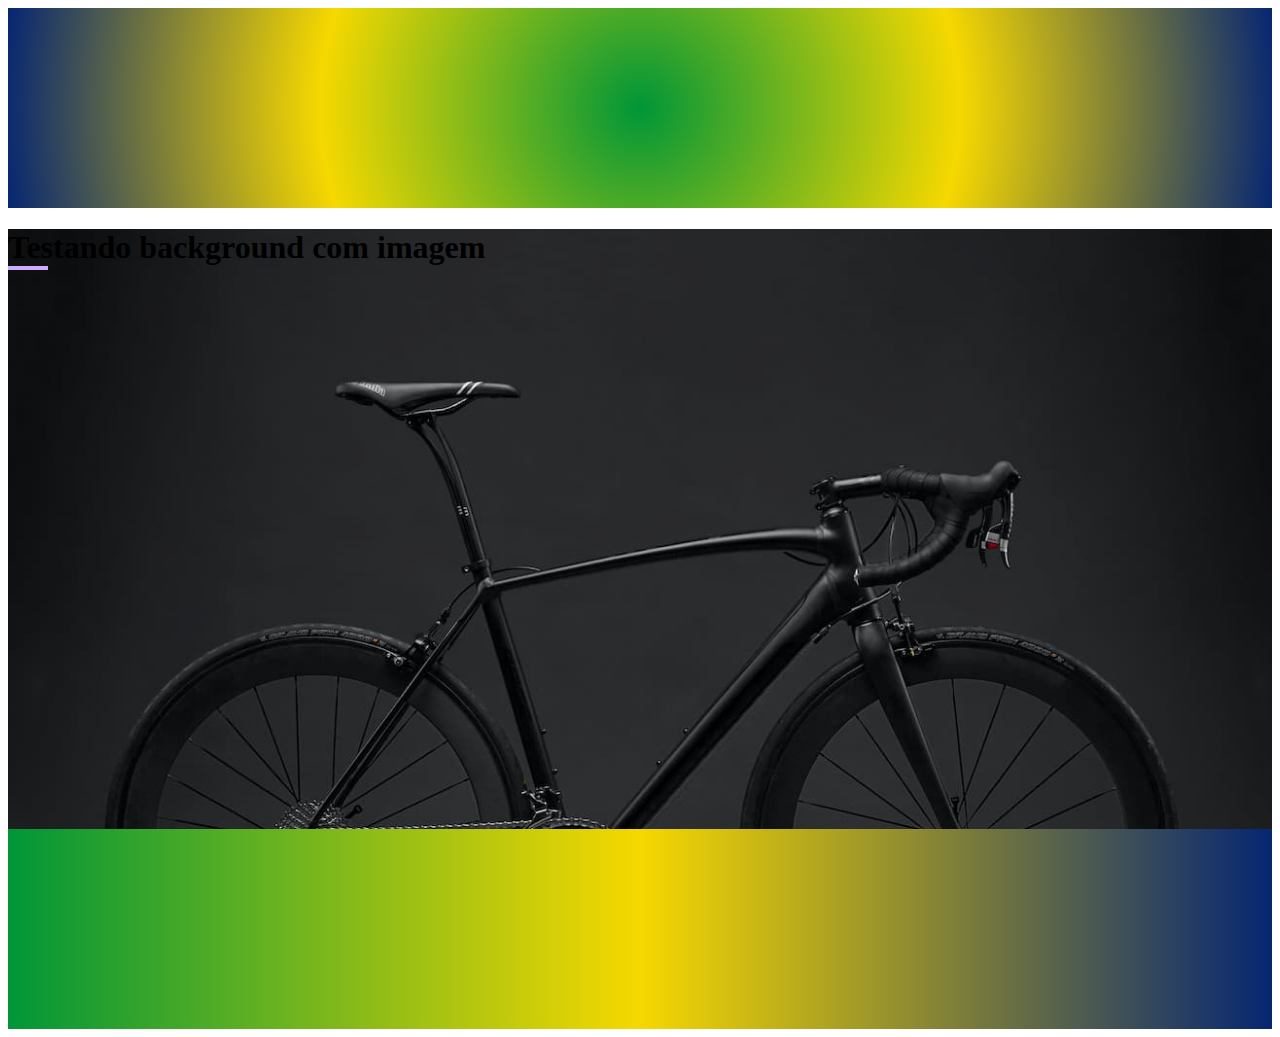
<file: 8.background/index.html>
<!DOCTYPE html>
<html lang="en">

<head>
  <meta charset="UTF-8">
  <title>background study</title>
  <link rel="stylesheet" href="style.css">
</head>

<body>
  <div class="gradiente-radial">

  </div>
  
  <div class="background">
    <h1>Testando background com imagem</h1>
  </div>

  <div class="gradiente-linear">

  </div>

</body>

</html>
</file>
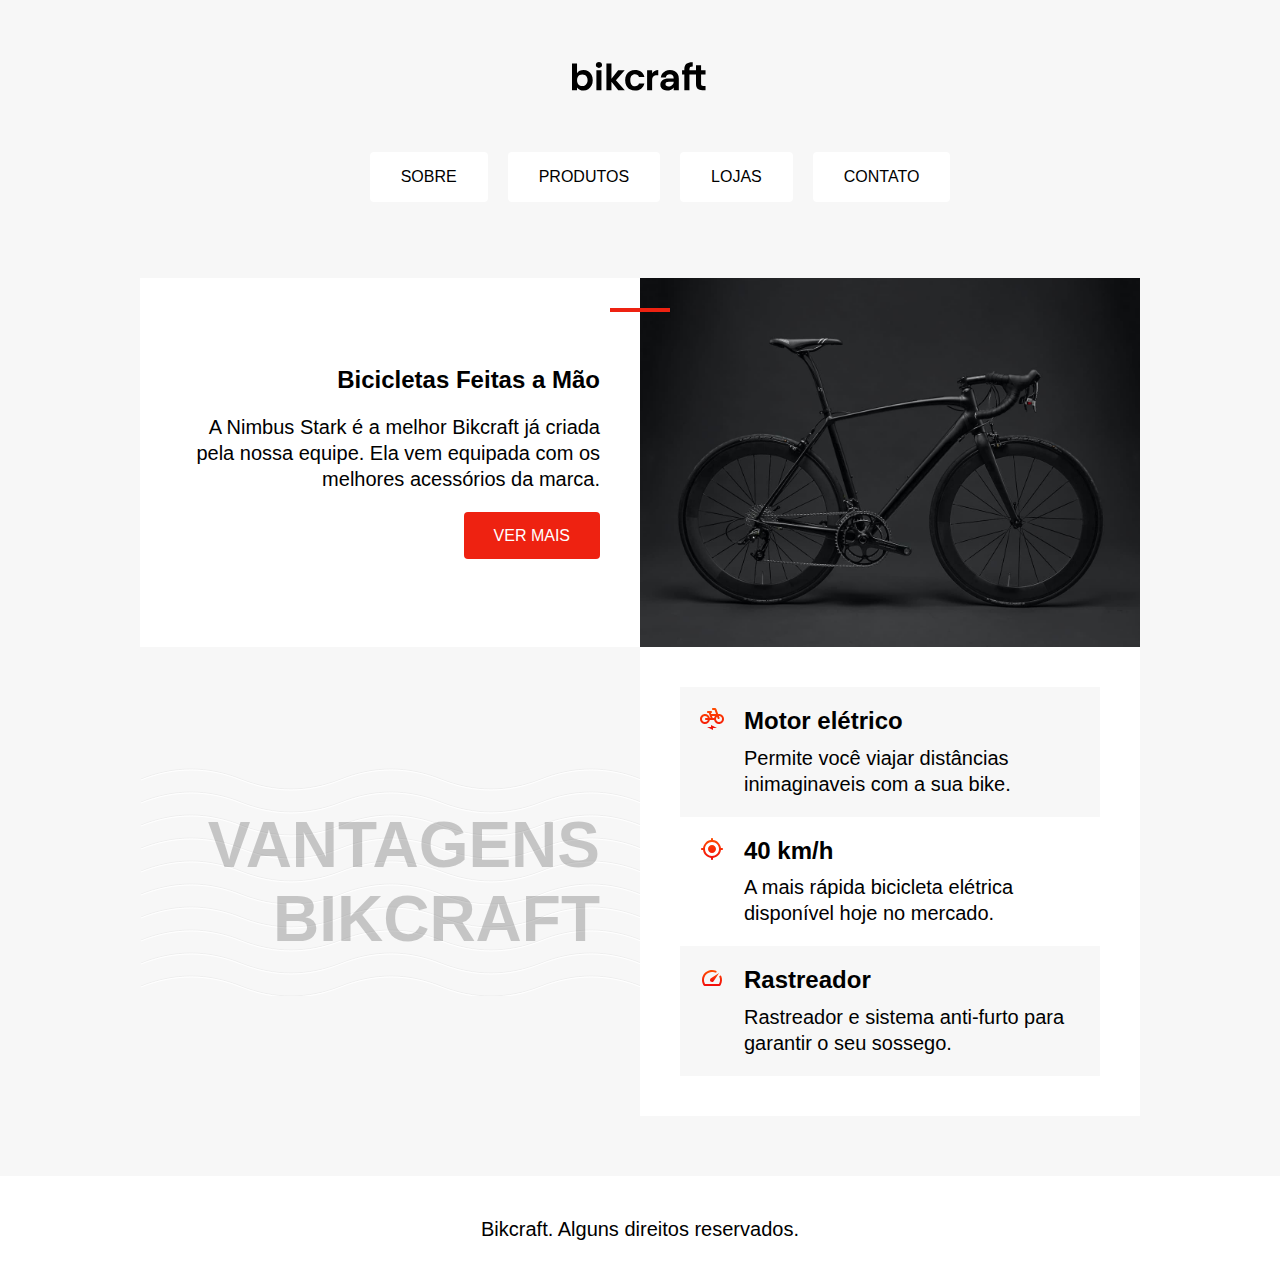
<file: 9.refazendo exercicio melhorado/index.html>
<!DOCTYPE html>
<html>

<head>
  <meta charset="UTF-8">
  <title>bikcraft</title>
  <link rel="stylesheet" href="bikcraft.css">
</head>

<body>
  <header>
    <img class="titulo1" src="/9.refazendo exercicio melhorado/img/bikcraft.svg" alt="bikcraft">

    <nav>
      <ul class="links">
        <li><a href="\">SOBRE</a></li>
        <li><a href="\">PRODUTOS</a></li>
        <li><a href="\">LOJAS</a></li>
        <li><a href="\">CONTATO</a></li>
      </ul>
    </nav>
  </header>

  <main class="conteudo">
    <section aria-labelledby="label introdução" class="texto-bike">
      <!-- <span class="detalhe"></span> -->
      <h2 class="detalhe" id="label introdução">Bicicletas Feitas a Mão</h2>
      <p>A Nimbus Stark é a melhor Bikcraft já criada pela nossa equipe. Ela vem equipada com os melhores acessórios da marca.</p>
      <a class="ver-mais" href="\">VER MAIS</a>
    </section>

    <img class="bicicleta" src="/9.refazendo exercicio melhorado/img/bicicleta.jpg" alt="bicicleta">

    <h1 class="titulo2">VANTAGENS BIKCRAFT</h1>
    <!-- não consegui colocar o section aqui por que desconfigurou -->
    <section aria-labelledby="label vantagens">
      <div class="vantagens" id="label vantagens">
        <div class="motor-texto">
          <img src="/9.refazendo exercicio melhorado/img/eletrica.svg" alt="">
          <h2>Motor elétrico</h2>
          <p>Permite você viajar distâncias inimaginaveis com a sua bike.
        </div>

        <div class="rastreador-texto">
          <img src="/9.refazendo exercicio melhorado/img/rastreador.svg" alt="icone rastreador ">
          <h2>40 km/h</h2>
          <p>A mais rápida bicicleta elétrica disponível hoje no mercado.</p>
        </div>

        <div class="velocidade-texto">
          <img src="/9.refazendo exercicio melhorado/img/velocidade.svg" alt="icone velocidade">
          <h2>Rastreador</h2>
          <p>Rastreador e sistema anti-furto para garantir o seu sossego.</p>
        </div>
      </div>
    </section>
  </main>

  <footer class="direitos">
    <p>Bikcraft. Alguns direitos reservados.</p>
  </footer>
</body>

</html>
</file>
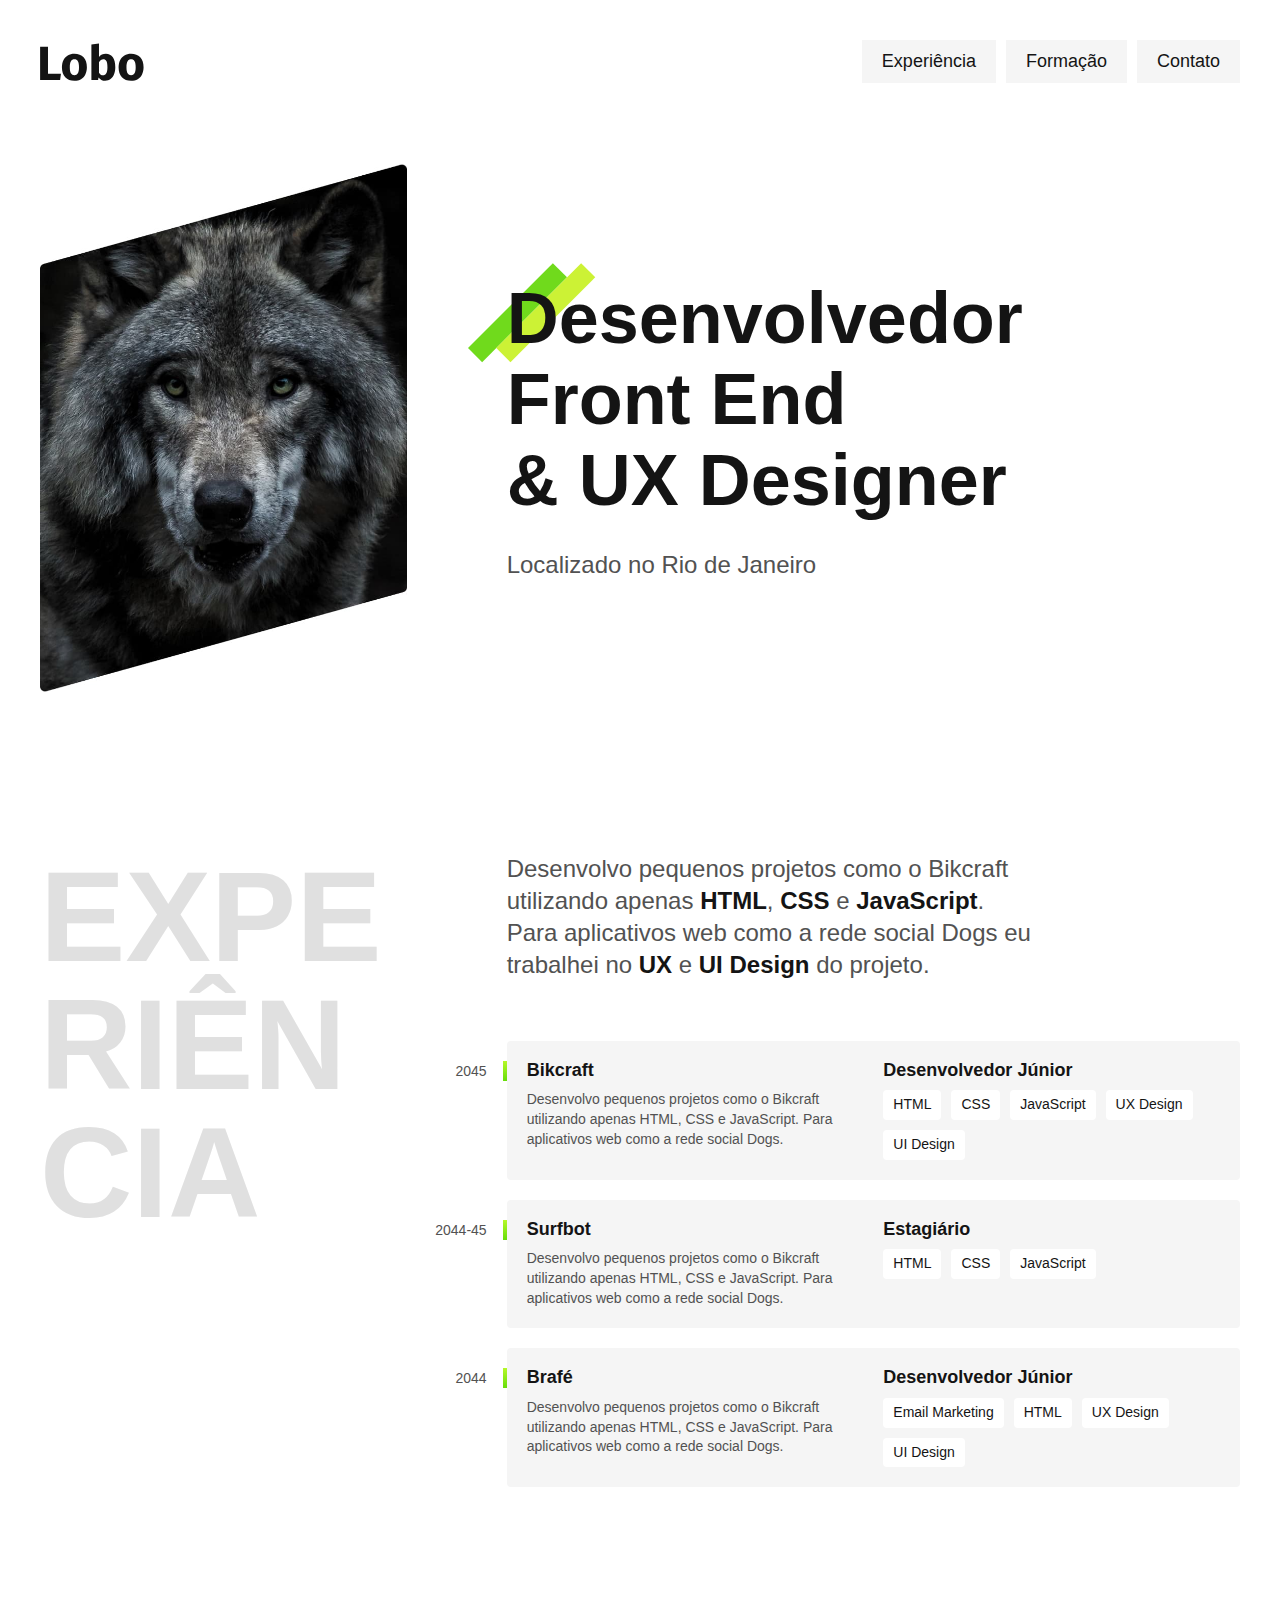
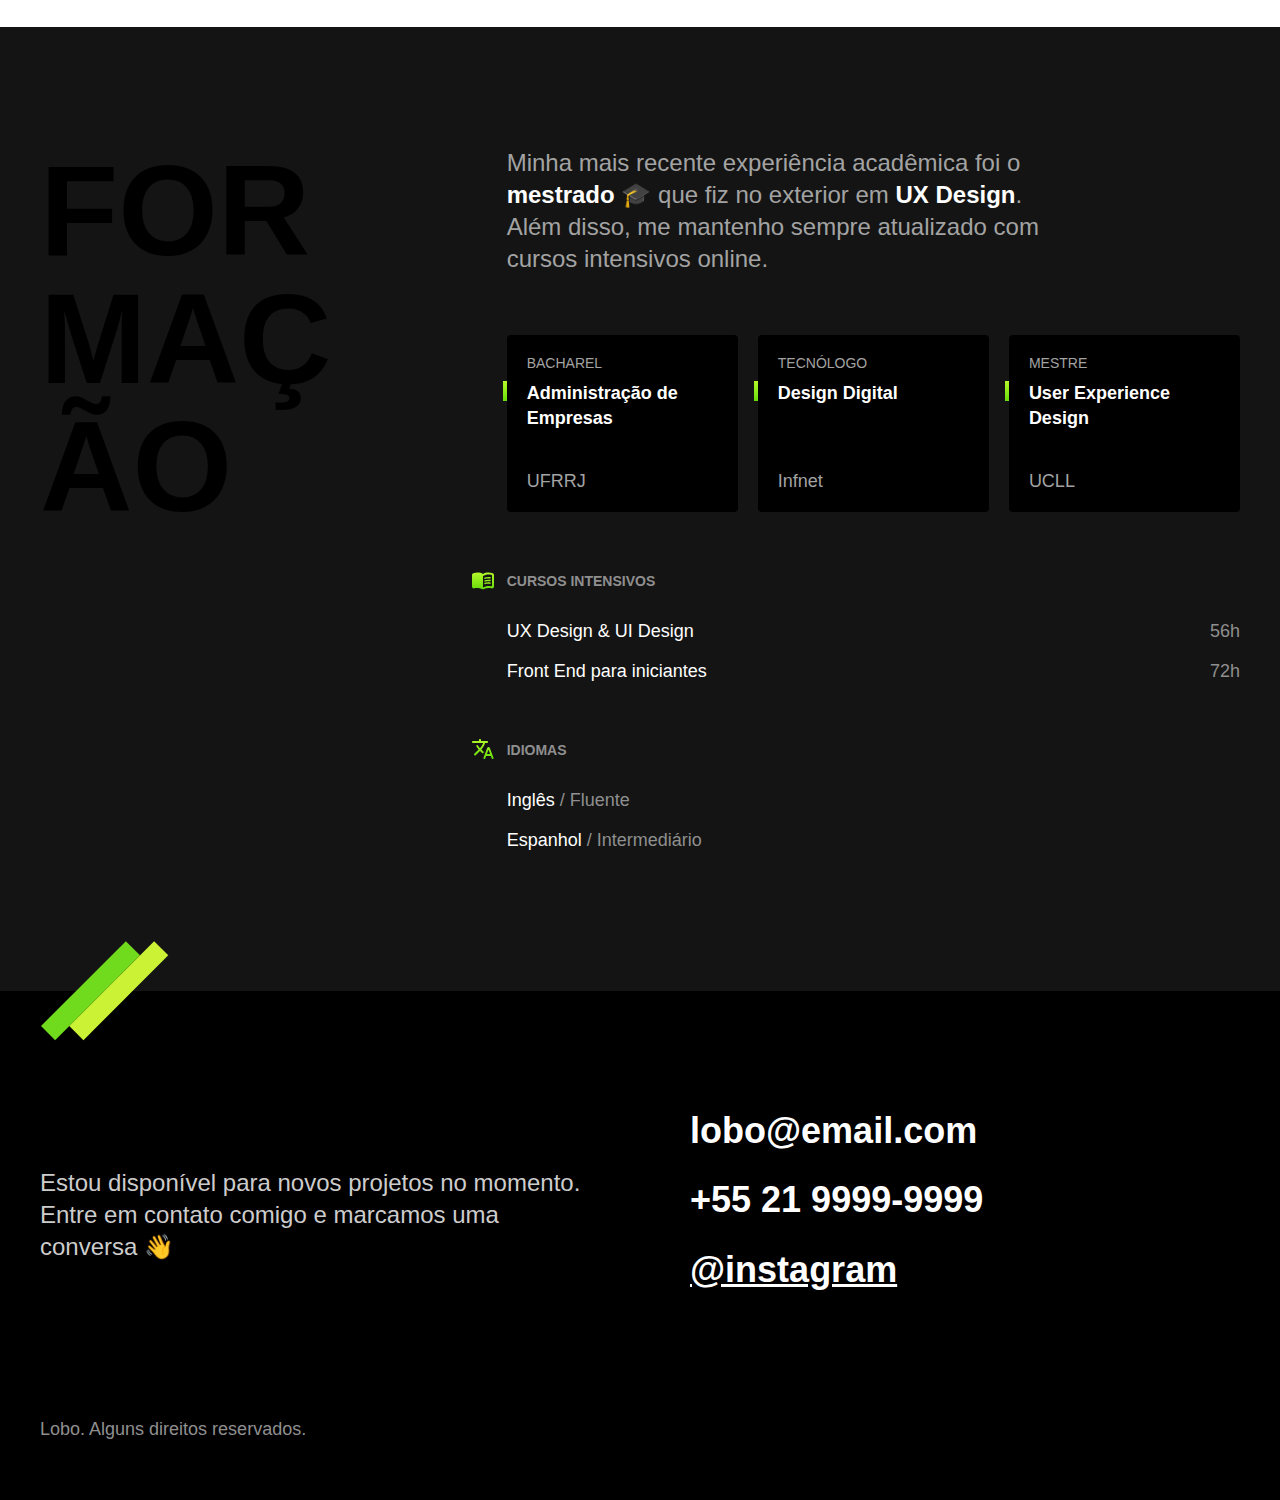
<file: PORTFOLIO/index.html>
<!DOCTYPE html>
<html lang="pt-br">

<head>
  <meta charset="UTF-8">
  <meta name="viewport" content="width=device-width, initial-scale=1.0">
  <title>Lobo - Desenvolvedor e Design</title>
  <link rel="stylesheet" href="./css/style.css">
</head>

<body>
<header class="header">
<img src="./css/07-projeto-portfolio/0701-primeiros-passos/img/marca.svg" alt="Lobo">
<nav>
  <ul class="header-menu">
    <li><a href="#experiencia">Experiência</a></li>
    <li><a href="#formacao">Formação</a></li>
    <li><a href="#contato">Contato</a></li>
  </ul>
</nav>
</header>

<main class="introducao">
  <img src="./css/07-projeto-portfolio/0705-introducao/portfolio/img/perfil.jpg" alt="Lobo Cinza">
  <div>
    <h1> Desenvolvedor <br> Front End <br>& UX Designer</h1>
    <p>Localizado no Rio de Janeiro </p>
  </div>
</main>

<section class="experiencia container" id="experiencia" aria-label="Experiência"> 
  <h2 class="subtitulo">Experiência</h2>
  <div>
    <p class="experiencia-texto">Desenvolvo pequenos projetos como o Bikcraft utilizando apenas <strong>HTML</strong>, <strong>CSS</strong> e <strong>JavaScript</strong>. Para aplicativos web como a rede social Dogs eu trabalhei no <strong>UX</strong> e <strong>UI Design</strong> do projeto.</p>

    <div class="empresa">
      <span class="empresa-ano">2045</span>
      <h3 class="empresa-titulo">Bikcraft</h3>
      <span class="empresa-titulo">Desenvolvedor Júnior</span>
      <p class="empresa-texto">Desenvolvo pequenos projetos como o Bikcraft utilizando apenas HTML, CSS e JavaScript. Para aplicativos web como a rede social Dogs.</p>
      <ul class="empresa-habilidades">
        <li>HTML</li> 
        <li>CSS</li>
        <li>JavaScript</li>
        <li>UX Design</li>
        <li>UI Design</li>
      </ul>
    </div>

    <div class="empresa">
      <span class="empresa-ano">2044-45</span>
      <h3 class="empresa-titulo">Surfbot</h3>
      <span class="empresa-titulo">Estagiário</span>
      <p class="empresa-texto">Desenvolvo pequenos projetos como o Bikcraft utilizando apenas HTML, CSS e JavaScript. Para aplicativos web como a rede social Dogs.</p>
      <ul class="empresa-habilidades">
        <li>HTML</li> 
        <li>CSS</li>
        <li>JavaScript</li>
      </ul>
    </div>

    <div class="empresa">
      <span class="empresa-ano">2044</span>
      <h3 class="empresa-titulo">Brafé</h3>
      <span class="empresa-titulo">Desenvolvedor Júnior</span>
      <p class="empresa-texto">Desenvolvo pequenos projetos como o Bikcraft utilizando apenas HTML, CSS e JavaScript. Para aplicativos web como a rede social Dogs.</p>
      <ul class="empresa-habilidades">
        <li>Email Marketing</li>
        <li>HTML</li> 
        <li>UX Design</li>
        <li>UI Design</li>
      </ul>
    </div>

  </div>
</section>

<section class="formacao"  id="formacao" aria-label="Formação">
  <div class="container">
    <!-- essa div é só pra manter fundo todo preto -->
    <h2 class="subtitulo">Formação</h2>

    <div>
      <p class="formacao-texto"> Minha mais recente experiência acadêmica foi o <strong>mestrado</strong> 🎓 que fiz no exterior em <strong>UX Design</strong>. Além disso, me mantenho sempre atualizado com cursos intensivos online.</p>

      <ul class="faculdade-lista">
        <li class="faculdade-unidade">
          <span class="faculdade-tipo">Bacharel</span>
          <h3 class="faculdade-curso">Administração de Empresas</h3>
          <span class="faculdade-instituicao">UFRRJ</span>
        </li>
        
        <li class="faculdade-unidade">
          <span class="faculdade-tipo">Tecnólogo</span>
          <h3 class="faculdade-curso">Design Digital</h3>
          <span class="faculdade-instituicao">Infnet</span>
        </li>

        <li class="faculdade-unidade">
          <span class="faculdade-tipo">Mestre</span>
          <h3 class="faculdade-curso">User Experience Design</h3>
          <span class="faculdade-instituicao">UCLL</span>
        </li>
      </ul>

      <div class="formacao-extra">
        <div class="cursos">
          <h3>Cursos Intensivos</h3>
          <ul>
            <li>UX Design & UI Design <span>56h</span></li>
            <li>Front End para iniciantes <span>72h</span></li>
          </ul>
        
        <div class="idiomas">
          <h3>Idiomas</h3>
          <ul>
            <li>Inglês <span>/ Fluente</span></li>
            <li>Espanhol <span>/ Intermediário</span></li>
          </ul>
        </div>
      </div>
    </div>
  </div>
</section>

<footer class="footer" id="contato">
  <div class="container">
    <p class="footer-texto">Estou disponível para novos projetos no momento. Entre em contato comigo e marcamos uma conversa 👋</p>
    <ul class="footer-contato">
      <li>lobo@email.com</li>
      <li>+55 21 9999-9999</li>
      <li><a href="/">@instagram</a></li>
    </ul>
    <p class="footer-copy">Lobo. Alguns direitos reservados.</p>
  </div>
</footer>

</body>

</html>
</file>
<file: 8.background/style.css>
.background {
  background-color: aqua;
  background-image: url("/8.background/img/bicicleta.jpg");
  height: 600px;
  background-size: cover;
  background-repeat: no-repeat;
}

h1::after {
  content: "";
  display: block;
  width: 40px;
  height: 4px;
  background: #caf;
}

.gradiente-linear {
  background-image: linear-gradient(to right, #009638, #f6d800, #062672);
  /* posso indicar o sentido do gradiente, to right, to left, 45deg para graus. posso dizer onde cada cor começa tipo green 20%... */
  height: 200px;
}

.gradiente-radial {
  background-image: radial-gradient(circle, #009638, #f6d800, #062672);
  height: 200px;
}
</file>
<file: 9.refazendo exercicio melhorado/bikcraft.css>
/* Estilos gerais */
html {
  background-color: #f7f7f7;
  font-family: arial;
}
body {
  display: grid;
  margin: 0rem;
  margin-top: 3.75rem;
  gap: 3.75rem;
  justify-items: center;
}

p,
h1,
h2 {
  margin: 0px;
}

p {
  font-size: 1.25rem;
  line-height: 1.3;
}

img {
  max-width: 100%;
  display: block;
}

a {
  text-decoration: none;
}

/* configurações de classes */
.links {
  display: flex;
  gap: 1.25rem;
  flex-wrap: wrap;
  /* pra quando diminuir a tela quebrar o texto */
  justify-content: center;
}

li {
  list-style: none;
  padding: 0px;
  margin: 0px;
  display: flex;
}

.links a {
  background-color: #ffffff;
  border-radius: 0.25rem;
  color: black;
  padding: 0.9375rem 1.875rem;
  border: 0.1rem solid transparent;
}

.links a:hover {
  border-color: #ee2211;
}

.titulo1 {
  /* Estilos específicos para a imagem com a classe "titulo1" */
  max-width: 100%; /* Garante que a imagem não ultrapasse a largura do contêiner pai */
  display: block; /* Para alinhar corretamente a imagem */
  margin: 0 auto; /* Centraliza a imagem horizontalmente */
  margin-bottom: 3.75rem;
}

.titulo2 {
  background-image: url("/9.refazendo exercicio melhorado/img/onda.svg");
}

.conteudo {
  display: grid;
  grid-template-columns: 1fr 1fr;
  max-width: 1000px;
  /* esse aqui do max foi o que determinou que eles ficariam só no meio, pois nao pode passar ed 1000px */
}

.texto-bike {
  background-color: #ffffff;
  padding: 2.5rem;
  text-align: right;
  position: relative;
  display: grid;
  align-content: center;
  justify-items: end;
  gap: 1.25rem;
}

.detalhe::after {
  content: "";
  width: 3.75rem;
  height: 0.25rem;
  background-color: #ee2211;
  position: absolute;
  top: 1.875rem;
  right: -1.875rem;
}

.ver-mais {
  background-color: #ee2211;
  border-radius: 0.25rem;
  color: white;
  padding: 0.9rem 1.875rem;
  align-content: right;
}

.ver-mais:hover {
  background-color: #900;
}

.titulo2 {
  text-transform: uppercase;
  font-size: 64px;
  color: rgba(0, 0, 1, 0.2);
  text-align: right;
  padding: 2.5rem;
  align-self: center;
}

.vantagens {
  background-color: #ffffff;
  padding: 2.5rem;
}

.vantagens div:nth-child(odd) {
  background: #f7f7f7;
}

.motor-texto,
.velocidade-texto,
.rastreador-texto {
  display: grid;
  grid-template-columns: auto 1fr;
  /* primeiro auto para ele pegar os icones e deixar no tamanho dele mesmo */
  gap: 0.6rem 1.25rem;
  /* primeiro gap é linha e segundo é coluna */
  padding: 1.25rem;
}

.motor-texto:hover,
.velocidade-texto:hover,
.rastreador-texto:hover {
  border-left: 0.2rem solid;
  border-color: #ee2211;
}

.velocidade-texto p,
.motor-texto p,
.rastreador-texto p {
  grid-column: 2;
}
/* o p que esta dentro das classes. A virgula separa para acrescentar*/

.direitos {
  background-color: #ffffff;
  width: 100%;
  text-align: center;
  padding: 2.5rem;
  box-sizing: border-box;
  /* nao deixa quebrar ao ponto de criar arraste pro lado, ele mantem só no tamanho maximo da tela */
}
</file>
<file: PORTFOLIO/css/style.css>
@import './header.css';
@import './global.css';
@import './introducao.css';
@import './experiencia.css';
@import './formacao.css';
@import './footer.css';
</file>
